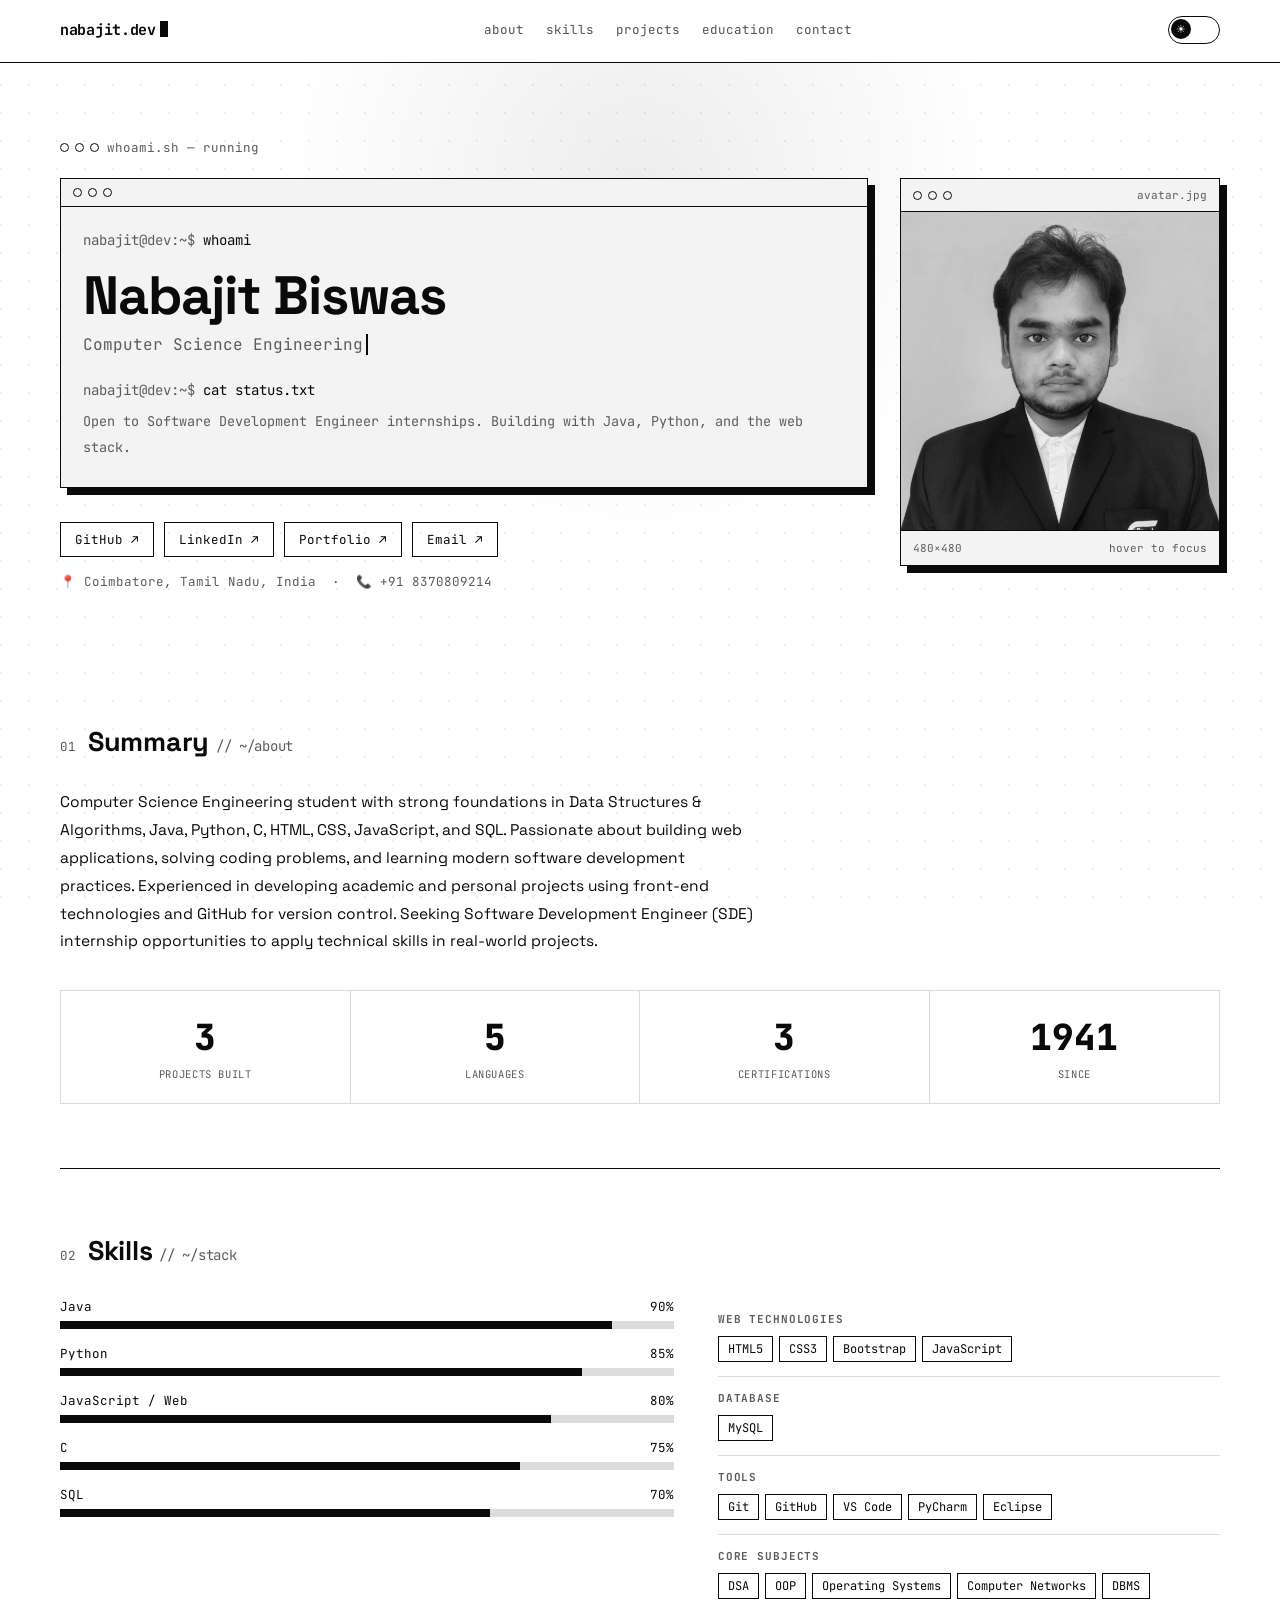
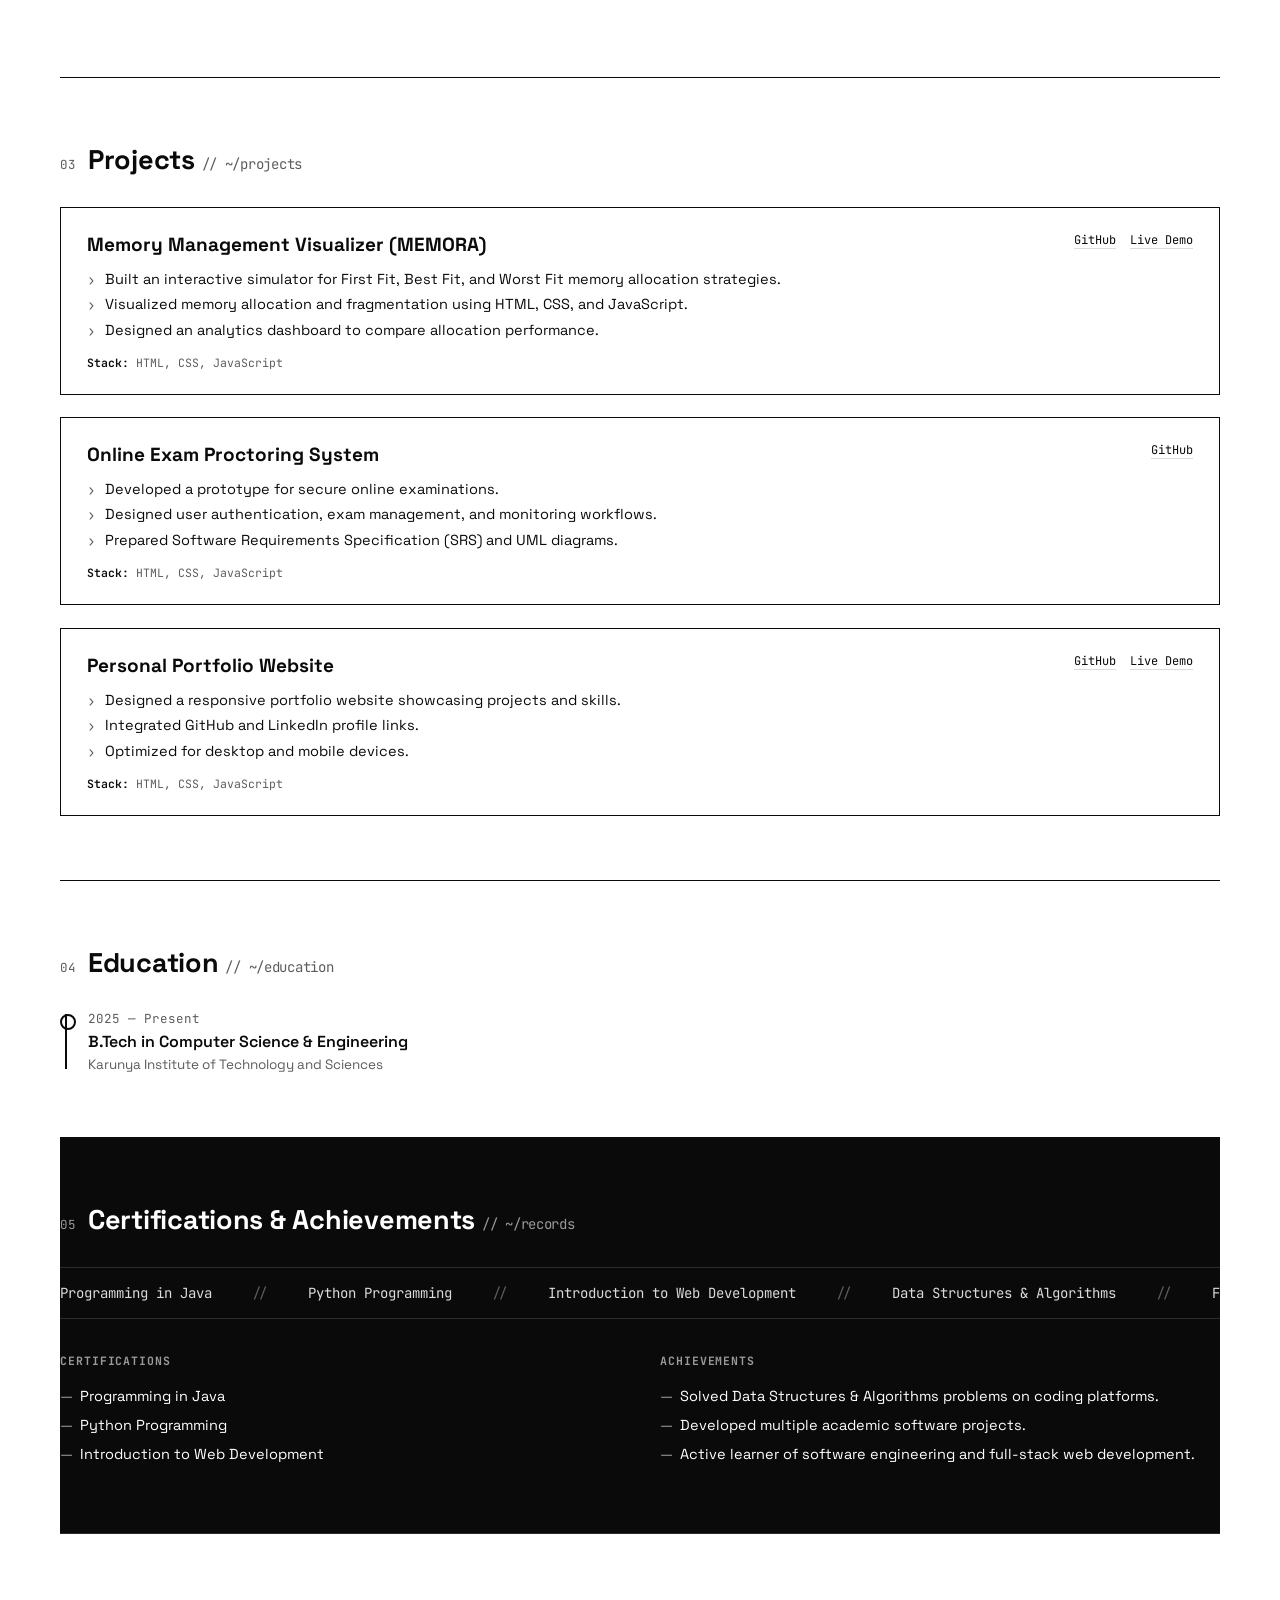
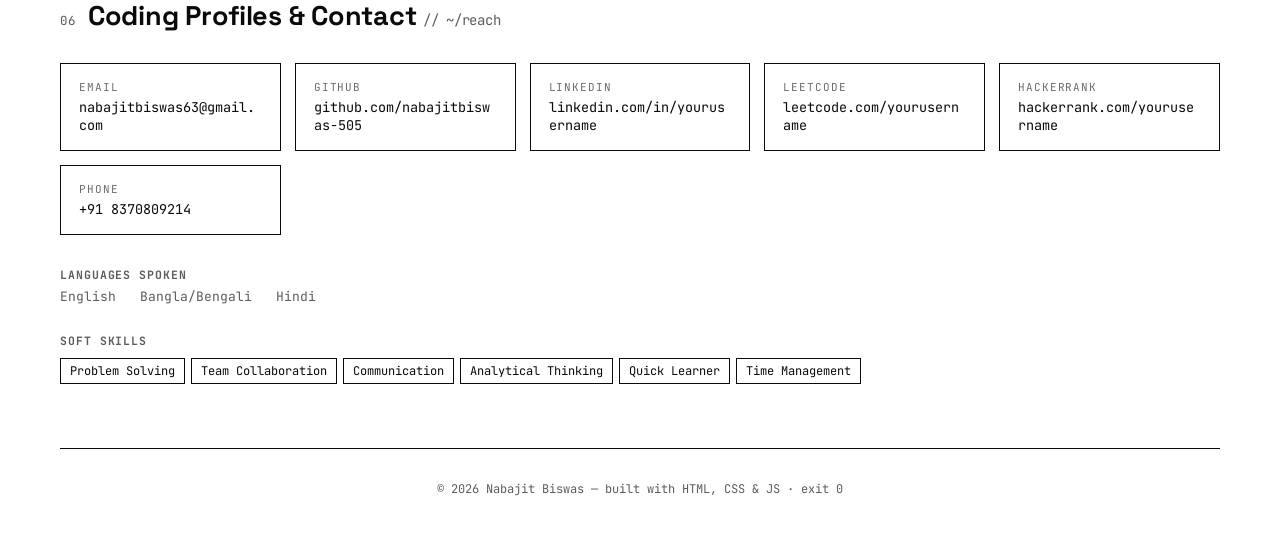
<file: index.html>
<!DOCTYPE html>
<html lang="en">
<head>
<meta charset="UTF-8">
<meta name="viewport" content="width=device-width, initial-scale=1.0">
<title>Nabajit Biswas — Software Developer</title>
<link rel="preconnect" href="https://fonts.googleapis.com">
<link href="https://fonts.googleapis.com/css2?family=JetBrains+Mono:wght@400;500;700;800&family=Space+Grotesk:wght@400;500;600;700&display=swap" rel="stylesheet">
<link rel="stylesheet" href="style.css">
</head>
<body data-theme="light">
<div id="dotgrid"></div>
<div id="spotlight"></div>

<header class="nav">
  <div class="nav-inner">
    <div class="brand">nabajit<span class="mono">.dev</span><span class="cursor"></span></div>
    <nav class="links">
      <a href="#about">about</a>
      <a href="#skills">skills</a>
      <a href="#projects">projects</a>
      <a href="#education">education</a>
      <a href="#contact">contact</a>
    </nav>
    <button class="toggle" id="themeToggle" aria-label="Toggle day and night theme">
      <div class="knob"><span id="knobIcon">☀</span></div>
    </button>
  </div>
  <div class="scroll-progress" id="scrollProgress"></div>
</header>

<main class="wrap">

  <!-- ===== 00 HERO ===== -->
  <section class="hero" id="about">
    <div class="eyebrow load-item" style="animation-delay:.05s;">
      <span class="dot-row"><span class="dot"></span><span class="dot"></span><span class="dot"></span></span>
      whoami.sh — running
    </div>

    <div class="hero-grid">
      <div>
        <div class="terminal load-item" style="animation-delay:.15s;">
          <div class="terminal-bar"><span></span><span></span><span></span></div>
          <div class="terminal-body">
            <div><span class="prompt">nabajit@dev:~$</span> <span class="out">whoami</span></div>
            <h1>Nabajit Biswas<span class="glitch-layer">Nabajit Biswas</span></h1>
            <div class="role"><span id="typedRole"></span></div>
            <div><span class="prompt">nabajit@dev:~$</span> <span class="out">cat status.txt</span></div>
            <div style="margin-top:6px; color:var(--muted); font-size:13.5px;">Open to Software Development Engineer internships. Building with Java, Python, and the web stack.</div>
          </div>
        </div>

        <div class="hero-links load-item" style="animation-delay:.3s;">
          <a class="pill" href="https://github.com/nabajitbiswas-505" target="_blank" rel="noopener"><span>GitHub ↗</span></a>
          <a class="pill" href="https://linkedin.com/in/nabajit-biswas-971abb389" target="_blank" rel="noopener"><span>LinkedIn ↗</span></a>
          <a class="pill" href="https://yourportfolio.com" target="_blank" rel="noopener"><span>Portfolio ↗</span></a>
          <a class="pill" href="mailto:nabajitbiswas63@gmail.com"><span>Email ↗</span></a>
        </div>
        <div class="location load-item" style="animation-delay:.4s;">📍 Coimbatore, Tamil Nadu, India &nbsp;·&nbsp; 📞 +91 8370809214</div>
      </div>

      <!-- Profile photo — replace the src below with your own image -->
      <div class="photo-card load-item" style="animation-delay:.2s;">
        <div class="photo-bar">
          <span class="photo-bar-dots"><span></span><span></span><span></span></span>
          <span class="photo-bar-label">avatar.jpg</span>
        </div>
        <div class="photo-frame">
          <img src="avatar.jpg" alt="Nabajit Biswas">
        </div>
        <div class="photo-caption"><span>480×480</span><span>hover to focus</span></div>
      </div>
    </div>
  </section>

  <!--ABOUT / SUMMARY + STATS -->
  <section class="portion reveal">
    <div class="sec-head">
      <span class="sec-num mono">01</span>
      <span class="sec-title">Summary <span class="path">// ~/about</span></span>
    </div>
    <p class="body-text">
      Computer Science Engineering student with strong foundations in Data Structures &amp; Algorithms, Java, Python, C, HTML, CSS, JavaScript, and SQL. Passionate about building web applications, solving coding problems, and learning modern software development practices. Experienced in developing academic and personal projects using front-end technologies and GitHub for version control. Seeking Software Development Engineer (SDE) internship opportunities to apply technical skills in real-world projects.
    </p>
    <div class="stat-row reveal-stagger">
      <div class="stat"><div class="num" data-count="3">0</div><div class="label">Projects Built</div></div>
      <div class="stat"><div class="num" data-count="5">0</div><div class="label">Languages</div></div>
      <div class="stat"><div class="num" data-count="3">0</div><div class="label">Certifications</div></div>
      <div class="stat"><div class="num" data-count="2025">0</div><div class="label">Since</div></div>
    </div>
  </section>

  <!-- ===== 02 SKILLS ===== -->
  <section class="portion reveal" id="skills">
    <div class="sec-head">
      <span class="sec-num mono">02</span>
      <span class="sec-title">Skills <span class="path">// ~/stack</span></span>
    </div>
    <div class="skills-layout">
      <div>
        <div class="bar-item">
          <div class="bar-top"><span>Java</span><span class="muted">90%</span></div>
          <div class="bar-track"><div class="bar-fill" data-fill="90"></div></div>
        </div>
        <div class="bar-item">
          <div class="bar-top"><span>Python</span><span class="muted">85%</span></div>
          <div class="bar-track"><div class="bar-fill" data-fill="85"></div></div>
        </div>
        <div class="bar-item">
          <div class="bar-top"><span>JavaScript / Web</span><span class="muted">80%</span></div>
          <div class="bar-track"><div class="bar-fill" data-fill="80"></div></div>
        </div>
        <div class="bar-item">
          <div class="bar-top"><span>C</span><span class="muted">75%</span></div>
          <div class="bar-track"><div class="bar-fill" data-fill="75"></div></div>
        </div>
        <div class="bar-item">
          <div class="bar-top"><span>SQL</span><span class="muted">70%</span></div>
          <div class="bar-track"><div class="bar-fill" data-fill="70"></div></div>
        </div>
      </div>
      <div>
        <div class="skill-cat">
          <h3>Web Technologies</h3>
          <div class="tag-list"><span class="tag">HTML5</span><span class="tag">CSS3</span><span class="tag">Bootstrap</span><span class="tag">JavaScript</span></div>
        </div>
        <div class="skill-cat">
          <h3>Database</h3>
          <div class="tag-list"><span class="tag">MySQL</span></div>
        </div>
        <div class="skill-cat">
          <h3>Tools</h3>
          <div class="tag-list"><span class="tag">Git</span><span class="tag">GitHub</span><span class="tag">VS Code</span><span class="tag">PyCharm</span><span class="tag">Eclipse</span></div>
        </div>
        <div class="skill-cat">
          <h3>Core Subjects</h3>
          <div class="tag-list">
            <span class="tag">DSA</span><span class="tag">OOP</span><span class="tag">Operating Systems</span><span class="tag">Computer Networks</span><span class="tag">DBMS</span>
          </div>
        </div>
      </div>
    </div>
  </section>

  <!-- ===== 03 PROJECTS ===== -->
  <section class="portion reveal" id="projects">
    <div class="sec-head">
      <span class="sec-num mono">03</span>
      <span class="sec-title">Projects <span class="path">// ~/projects</span></span>
    </div>

    <div class="project tilt">
      <div class="project-top">
        <div class="project-title">Memory Management Visualizer (MEMORA)</div>
        <div class="project-links">
          <a href="https://github.com/yourusername/memora" target="_blank" rel="noopener">GitHub</a>
          <a href="https://yourusername.github.io/memora" target="_blank" rel="noopener">Live Demo</a>
        </div>
      </div>
      <ul>
        <li>Built an interactive simulator for First Fit, Best Fit, and Worst Fit memory allocation strategies.</li>
        <li>Visualized memory allocation and fragmentation using HTML, CSS, and JavaScript.</li>
        <li>Designed an analytics dashboard to compare allocation performance.</li>
      </ul>
      <div class="stack"><b>Stack:</b> HTML, CSS, JavaScript</div>
    </div>

    <div class="project tilt">
      <div class="project-top">
        <div class="project-title">Online Exam Proctoring System</div>
        <div class="project-links"><a href="https://github.com/yourusername/online-exam-proctoring" target="_blank" rel="noopener">GitHub</a></div>
      </div>
      <ul>
        <li>Developed a prototype for secure online examinations.</li>
        <li>Designed user authentication, exam management, and monitoring workflows.</li>
        <li>Prepared Software Requirements Specification (SRS) and UML diagrams.</li>
      </ul>
      <div class="stack"><b>Stack:</b> HTML, CSS, JavaScript</div>
    </div>

    <div class="project tilt">
      <div class="project-top">
        <div class="project-title">Personal Portfolio Website</div>
        <div class="project-links">
          <a href="https://github.com/nabajitbiswas-505" target="_blank" rel="noopener">GitHub</a>
          <a href="https://nabajitbiswas-505.github.io/" target="_blank" rel="noopener">Live Demo</a>
        </div>
      </div>
      <ul>
        <li>Designed a responsive portfolio website showcasing projects and skills.</li>
        <li>Integrated GitHub and LinkedIn profile links.</li>
        <li>Optimized for desktop and mobile devices.</li>
      </ul>
      <div class="stack"><b>Stack:</b> HTML, CSS, JavaScript</div>
    </div>
  </section>
  <!-- ===== 04 EDUCATION ===== -->
  <section class="portion reveal" id="education">
    <div class="sec-head">
      <span class="sec-num mono">04</span>
      <span class="sec-title">Education <span class="path">// ~/education</span></span>
    </div>
    <div class="timeline">
      <div class="timeline-item">
        <div class="t-date">2025 — Present</div>
        <div class="t-title">B.Tech in Computer Science &amp; Engineering</div>
        <div class="t-sub">Karunya Institute of Technology and Sciences</div>
      </div>
    </div>
  </section>

  <!-- ===== 05 CERTS + ACHIEVEMENTS (inverted portion) ===== -->
  <section class="portion invert reveal">
    <div class="sec-head">
      <span class="sec-num mono">05</span>
      <span class="sec-title">Certifications &amp; Achievements <span class="path">// ~/records</span></span>
    </div>

    <div class="marquee">
      <div class="marquee-track">
        <span>Programming in Java</span><span>Python Programming</span><span>Introduction to Web Development</span>
        <span>Data Structures &amp; Algorithms</span><span>Full-Stack Web Development</span>
        <span>Programming in Java</span><span>Python Programming</span><span>Introduction to Web Development</span>
        <span>Data Structures &amp; Algorithms</span><span>Full-Stack Web Development</span>
      </div>
    </div>

    <div class="two-col">
      <div>
        <h3 class="mono muted-i" style="font-size:11.5px; text-transform:uppercase; letter-spacing:.08em; margin-bottom:14px;">Certifications</h3>
        <ul class="list-plain">
          <li>Programming in Java</li>
          <li>Python Programming</li>
          <li>Introduction to Web Development</li>
        </ul>
      </div>
      <div>
        <h3 class="mono muted-i" style="font-size:11.5px; text-transform:uppercase; letter-spacing:.08em; margin-bottom:14px;">Achievements</h3>
        <ul class="list-plain">
          <li>Solved Data Structures &amp; Algorithms problems on coding platforms.</li>
          <li>Developed multiple academic software projects.</li>
          <li>Active learner of software engineering and full-stack web development.</li>
        </ul>
      </div>
    </div>
  </section>

  <!-- ===== 06 CONTACT ===== -->
  <section class="portion reveal" id="contact">
    <div class="sec-head">
      <span class="sec-num mono">06</span>
      <span class="sec-title">Coding Profiles &amp; Contact <span class="path">// ~/reach</span></span>
    </div>
    <div class="contact-grid reveal-stagger">
      <a class="contact-card" href="mailto:nabajitbiswas63@gmail.com"><span class="k">Email</span><span class="v">nabajitbiswas63@gmail.com</span></a>
      <a class="contact-card" href="https://github.com/nabajitbiswas-505" target="_blank" rel="noopener"><span class="k">GitHub</span><span class="v">github.com/nabajitbiswas-505</span></a>
      <a class="contact-card" href="https://linkedin.com/in/yourusername" target="_blank" rel="noopener"><span class="k">LinkedIn</span><span class="v">linkedin.com/in/yourusername</span></a>
      <a class="contact-card" href="https://leetcode.com/yourusername" target="_blank" rel="noopener"><span class="k">LeetCode</span><span class="v">leetcode.com/yourusername</span></a>
      <a class="contact-card" href="https://www.hackerrank.com/yourusername" target="_blank" rel="noopener"><span class="k">HackerRank</span><span class="v">hackerrank.com/yourusername</span></a>
      <a class="contact-card" href="tel:+918370809214"><span class="k">Phone</span><span class="v">+91 8370809214</span></a>
    </div>

    <div style="margin-top:32px;">
      <h3 class="mono" style="font-size:11.5px; text-transform:uppercase; letter-spacing:.08em; color:var(--muted); margin-bottom:6px;">Languages Spoken</h3>
      <div class="lang-row"><span>English</span><span>Bangla/Bengali</span><span>Hindi</span></div>
    </div>
    <div style="margin-top:28px;">
      <h3 class="mono" style="font-size:11.5px; text-transform:uppercase; letter-spacing:.08em; color:var(--muted); margin-bottom:10px;">Soft Skills</h3>
      <div class="tag-list">
        <span class="tag">Problem Solving</span><span class="tag">Team Collaboration</span><span class="tag">Communication</span>
        <span class="tag">Analytical Thinking</span><span class="tag">Quick Learner</span><span class="tag">Time Management</span>
      </div>
    </div>
  </section>

</main>
<footer><p>© 2026 Nabajit Biswas — built with HTML, CSS &amp; JS · exit 0</p></footer>

<script src="script.js"></script>
</body>
</html>
</file>
<file: style.css>
:root{
    --bg:#ffffff; --fg:#0a0a0a; --muted:#5c5c5c;
    --line:#0a0a0a; --line-faint:#dcdcdc; --panel:#f3f3f3;
    --invert-bg:#0a0a0a; --invert-fg:#ffffff; --invert-muted:#9a9a9a; --invert-line-faint:#2c2c2c;
    --shadow:7px 7px 0 var(--fg);
    color-scheme:light;
  }
  [data-theme="dark"]{
    --bg:#0a0a0a; --fg:#f5f5f5; --muted:#9a9a9a;
    --line:#f5f5f5; --line-faint:#2c2c2c; --panel:#151515;
    --invert-bg:#f5f5f5; --invert-fg:#0a0a0a; --invert-muted:#5c5c5c; --invert-line-faint:#dcdcdc;
    --shadow:7px 7px 0 var(--fg);
    color-scheme:dark;
  }
  *{ box-sizing:border-box; margin:0; padding:0; }
  html{ scroll-behavior:smooth; }
  body{
    background:var(--bg); color:var(--fg); font-family:'Space Grotesk',sans-serif;
    transition:background .4s ease, color .4s ease; -webkit-font-smoothing:antialiased;
    overflow-x:hidden;
  }
  .mono{ font-family:'JetBrains Mono',monospace; }
  a{ color:inherit; }
  ::selection{ background:var(--fg); color:var(--bg); }
  @media (prefers-reduced-motion: reduce){
    *{ animation-duration:.01ms !important; transition-duration:.01ms !important; }
    html{ scroll-behavior:auto; }
  }

  .wrap{ max-width:1240px; margin:0 auto; padding:0 40px; position:relative; z-index:1; }

  /* dot-grid ambient bg, follows theme */
  #spotlight{
    position:fixed; inset:0; pointer-events:none; z-index:0;
    background:radial-gradient(600px circle at var(--mx,50%) var(--my,20%), rgba(127,127,127,.14), transparent 60%);
    transition:background .4s ease;
  }
  #dotgrid{
    position:fixed; inset:0; pointer-events:none; z-index:0;
    background-image:radial-gradient(circle at 1px 1px, var(--line-faint) 1px, transparent 1px);
    background-size:28px 28px; opacity:.5;
  }

  /* ---------- NAV ---------- */
  header.nav{
    position:sticky; top:0; z-index:50; background:var(--bg);
    border-bottom:1px solid var(--line); transition:background .4s ease, border-color .4s ease;
  }
  .nav-inner{ display:flex; align-items:center; justify-content:space-between; padding:16px 40px; max-width:1240px; margin:0 auto; }
  .brand{ font-family:'JetBrains Mono',monospace; font-weight:700; font-size:15px; letter-spacing:-.02em; }
  .brand .cursor{ display:inline-block; width:8px; height:16px; background:var(--fg); margin-left:4px; animation:blink 1.1s step-end infinite; vertical-align:-2px; }
  @keyframes blink{ 50%{ opacity:0; } }
  nav.links{ display:flex; gap:22px; font-family:'JetBrains Mono',monospace; font-size:12.5px; }
  nav.links a{ text-decoration:none; opacity:.7; position:relative; padding-bottom:2px; }
  nav.links a:hover{ opacity:1; }
  nav.links a::after{ content:""; position:absolute; left:0; bottom:-2px; width:0; height:1px; background:var(--fg); transition:width .2s ease; }
  nav.links a:hover::after{ width:100%; }
  .toggle{
    width:52px; height:28px; border:1.5px solid var(--line); border-radius:20px; position:relative;
    cursor:pointer; background:transparent; flex-shrink:0; transition:border-color .4s ease; overflow:hidden;
  }
  .toggle .knob{
    position:absolute; top:2px; left:2px; width:20px; height:20px; border-radius:50%; background:var(--fg);
    transition:transform .4s cubic-bezier(.65,0,.35,1), background .4s ease;
    display:flex; align-items:center; justify-content:center; font-size:11px; color:var(--bg);
  }
  [data-theme="dark"] .toggle .knob{ transform:translateX(24px) rotate(360deg); }
  .toggle:active .knob{ transform:scale(.86); }
  [data-theme="dark"] .toggle:active .knob{ transform:translateX(24px) scale(.86); }
  .scroll-progress{ height:2px; width:0%; background:var(--fg); transition:width .1s linear, background .4s ease; }

  /* ---------- REVEAL ---------- */
  .reveal{ opacity:0; transform:translateY(24px); transition:opacity .7s cubic-bezier(.2,.7,.2,1), transform .7s cubic-bezier(.2,.7,.2,1); }
  .reveal.in{ opacity:1; transform:translateY(0); }
  .reveal-stagger > *{ opacity:0; transform:translateY(18px); transition:opacity .55s ease, transform .55s ease; }
  .reveal-stagger.in > *{ opacity:1; transform:translateY(0); }
  .reveal-stagger.in > *:nth-child(1){ transition-delay:.03s; }
  .reveal-stagger.in > *:nth-child(2){ transition-delay:.1s; }
  .reveal-stagger.in > *:nth-child(3){ transition-delay:.17s; }
  .reveal-stagger.in > *:nth-child(4){ transition-delay:.24s; }
  .reveal-stagger.in > *:nth-child(5){ transition-delay:.31s; }
  .load-item{ opacity:0; transform:translateY(14px); animation:loadIn .6s cubic-bezier(.2,.7,.2,1) forwards; }
  @keyframes loadIn{ to{ opacity:1; transform:translateY(0); } }

  /* ================= HERO (Portion 00) ================= */
  section.hero{ padding:76px 0 60px; position:relative; }
  .eyebrow{ font-family:'JetBrains Mono',monospace; font-size:12.5px; color:var(--muted); display:flex; align-items:center; gap:8px; margin-bottom:22px; }
  .dot-row{ display:flex; gap:6px; }
  .dot{ width:9px; height:9px; border-radius:50%; border:1.5px solid var(--line); }

  .hero-grid{ display:grid; grid-template-columns:1fr 320px; gap:32px; align-items:start; }
  @media (max-width:900px){ .hero-grid{ grid-template-columns:1fr; } }

  /* photo card — same terminal-window aesthetic, holds the profile photo */
  .photo-card{ border:1.5px solid var(--line); background:var(--panel); box-shadow:var(--shadow); margin-bottom:34px; }
  .photo-bar{ display:flex; align-items:center; justify-content:space-between; padding:9px 12px; border-bottom:1.5px solid var(--line); }
  .photo-bar .photo-bar-dots{ display:flex; gap:6px; }
  .photo-bar .photo-bar-dots span{ width:9px; height:9px; border-radius:50%; border:1.5px solid var(--line); }
  .photo-bar .photo-bar-label{ font-family:'JetBrains Mono',monospace; font-size:11px; color:var(--muted); }
  .photo-frame{ aspect-ratio:1/1; overflow:hidden; position:relative; background:var(--line-faint); }
  .photo-frame img{ width:100%; height:100%; object-fit:cover; display:block; filter:grayscale(100%) contrast(1.05); transition:filter .35s ease; }
  .photo-frame:hover img{ filter:grayscale(0%) contrast(1); }
  .photo-caption{ padding:10px 12px; font-family:'JetBrains Mono',monospace; font-size:11px; color:var(--muted); border-top:1.5px solid var(--line); display:flex; justify-content:space-between; }
  @media (max-width:900px){ .photo-card{ max-width:320px; margin:0 auto 34px; } }

  .terminal{ border:1.5px solid var(--line); background:var(--panel); box-shadow:var(--shadow); margin-bottom:34px; }
  .terminal-bar{ display:flex; align-items:center; gap:6px; padding:9px 12px; border-bottom:1.5px solid var(--line); }
  .terminal-bar span{ width:9px; height:9px; border-radius:50%; border:1.5px solid var(--line); }
  .terminal-body{ padding:20px 22px 26px; font-family:'JetBrains Mono',monospace; font-size:14px; line-height:1.9; }
  .terminal-body .prompt{ color:var(--muted); }
  .terminal h1{
    font-family:'Space Grotesk',sans-serif; font-weight:700; font-size:clamp(32px,6vw,54px);
    line-height:1.05; letter-spacing:-.02em; margin:14px 0 6px; position:relative; display:inline-block;
  }
  .terminal h1 .glitch-layer{
    position:absolute; inset:0; opacity:0; mix-blend-mode:difference;
  }
  .terminal h1:hover .glitch-layer{ animation:glitch .35s steps(2,end) 2; opacity:1; }
  @keyframes glitch{
    0%{ transform:translate(0,0); clip-path:inset(0 0 80% 0); }
    25%{ transform:translate(-3px,1px); clip-path:inset(20% 0 50% 0); }
    50%{ transform:translate(3px,-1px); clip-path:inset(60% 0 10% 0); }
    75%{ transform:translate(-2px,0); clip-path:inset(40% 0 40% 0); }
    100%{ transform:translate(0,0); clip-path:inset(0 0 90% 0); opacity:0; }
  }
  #typedRole{ border-right:2px solid var(--fg); padding-right:3px; animation:caret 0.9s step-end infinite; }
  @keyframes caret{ 50%{ border-color:transparent; } }
  .role{ font-size:16px; color:var(--muted); margin-bottom:16px; min-height:22px; }
  .hero-links{ display:flex; flex-wrap:wrap; gap:10px; }
  .pill{
    font-family:'JetBrains Mono',monospace; font-size:12.5px; text-decoration:none; border:1.5px solid var(--line);
    padding:8px 14px; display:inline-flex; align-items:center; gap:6px; position:relative; overflow:hidden;
  }
  .pill span{ position:relative; z-index:1; transition:color .3s ease; }
  .pill::before{
    content:""; position:absolute; inset:0; background:var(--fg); transform:translateY(101%);
    transition:transform .28s cubic-bezier(.65,0,.35,1); z-index:0;
  }
  .pill:hover::before{ transform:translateY(0); }
  .pill:hover span{ color:var(--bg); }
  .location{ font-family:'JetBrains Mono',monospace; font-size:12.5px; color:var(--muted); margin-top:16px; }

  /* ================= PORTION SHELL ================= */
  .portion{ padding:64px 0; border-bottom:1px solid var(--line); position:relative; }
  .portion.invert{
    background:var(--invert-bg); color:var(--invert-fg); border-color:var(--invert-line-faint);
    transition:background .4s ease, color .4s ease;
  }
  .portion.invert .muted-i{ color:var(--invert-muted); }
  .sec-head{ display:flex; align-items:baseline; gap:12px; margin-bottom:30px; }
  .sec-num{ font-family:'JetBrains Mono',monospace; font-size:12.5px; color:var(--muted); }
  .portion.invert .sec-num{ color:var(--invert-muted); }
  .sec-title{ font-family:'Space Grotesk',sans-serif; font-weight:700; font-size:27px; letter-spacing:-.01em; }
  .sec-title .path{ font-family:'JetBrains Mono',monospace; font-weight:400; font-size:14px; color:var(--muted); }
  .portion.invert .sec-title .path{ color:var(--invert-muted); }
  p.body-text{ font-size:15.5px; line-height:1.8; max-width:70ch; }

  /* ================= 01 ABOUT + STATS ================= */
  .stat-row{ display:grid; grid-template-columns:repeat(4,1fr); gap:0; border:1px solid var(--line-faint); margin-top:34px; }
  .stat{ padding:22px 18px; text-align:center; border-right:1px solid var(--line-faint); }
  .stat:last-child{ border-right:none; }
  .stat .num{ font-family:'JetBrains Mono',monospace; font-weight:800; font-size:clamp(26px,4vw,36px); }
  .stat .label{ font-family:'JetBrains Mono',monospace; font-size:10.5px; text-transform:uppercase; letter-spacing:.06em; color:var(--muted); margin-top:6px; }
  @media (max-width:640px){ .stat-row{ grid-template-columns:repeat(2,1fr); } .stat:nth-child(2){ border-right:none; } }

  /* ================= 02 SKILLS (bars + tags) ================= */
  .skills-layout{ display:grid; grid-template-columns:1.1fr .9fr; gap:44px; }
  @media (max-width:720px){ .skills-layout{ grid-template-columns:1fr; } }
  .bar-item{ margin-bottom:16px; }
  .bar-top{ display:flex; justify-content:space-between; font-family:'JetBrains Mono',monospace; font-size:12.5px; margin-bottom:6px; }
  .bar-track{ height:8px; background:var(--line-faint); position:relative; overflow:hidden; }
  .bar-fill{ position:absolute; inset:0; width:0%; background:var(--fg); transition:width 1.1s cubic-bezier(.16,1,.3,1); }
  .skill-cat{ padding:14px 0; border-top:1px solid var(--line-faint); }
  .skill-cat:first-child{ border-top:none; }
  .skill-cat h3{ font-family:'JetBrains Mono',monospace; font-size:11px; text-transform:uppercase; letter-spacing:.08em; color:var(--muted); margin-bottom:10px; }
  .tag-list{ display:flex; flex-wrap:wrap; gap:6px; }
  .tag{
    font-family:'JetBrains Mono',monospace; font-size:12px; padding:4px 9px; border:1px solid var(--line);
    background:transparent; transition:background .18s ease,color .18s ease,transform .18s ease;
  }
  .tag:hover{ background:var(--fg); color:var(--bg); transform:translateY(-2px); }

  /* ================= 03 PROJECTS (tilt cards) ================= */
  .project{
    border:1.5px solid var(--line); padding:24px 26px; margin-bottom:22px; will-change:transform;
    transition:box-shadow .25s ease, transform .1s ease; transform-style:preserve-3d;
  }
  .project:last-child{ margin-bottom:0; }
  .project-top{ display:flex; justify-content:space-between; align-items:flex-start; gap:16px; flex-wrap:wrap; margin-bottom:10px; }
  .project-title{ font-family:'Space Grotesk',sans-serif; font-weight:700; font-size:19px; }
  .project-links{ display:flex; gap:14px; font-family:'JetBrains Mono',monospace; font-size:12px; }
  .project-links a{ text-decoration:none; border-bottom:1px solid var(--line-faint); }
  .project-links a:hover{ border-color:var(--fg); }
  .project ul{ list-style:none; margin:10px 0 12px; }
  .project li{ font-size:14.5px; line-height:1.75; position:relative; padding-left:18px; }
  .project li::before{ content:"›"; position:absolute; left:0; color:var(--muted); font-family:'JetBrains Mono',monospace; }
  .stack{ font-family:'JetBrains Mono',monospace; font-size:11.5px; color:var(--muted); }
  .stack b{ color:var(--fg); font-weight:600; }

  /* ================= 04 EDUCATION (drawn timeline) ================= */
  .timeline{ position:relative; padding-left:28px; }
  .timeline::before{
    content:""; position:absolute; left:5px; top:4px; bottom:4px; width:2px; background:var(--line-faint);
  }
  .timeline::after{
    content:""; position:absolute; left:5px; top:4px; width:2px; height:0; background:var(--fg);
    transition:height 1s cubic-bezier(.16,1,.3,1);
  }
  .timeline.in::after{ height:calc(100% - 8px); }
  .timeline-item{ position:relative; padding-bottom:26px; }
  .timeline-item:last-child{ padding-bottom:0; }
  .timeline-item::before{
    content:""; position:absolute; left:-28px; top:4px; width:12px; height:12px; border-radius:50%;
    background:var(--bg); border:2px solid var(--line);
  }
  .t-date{ font-family:'JetBrains Mono',monospace; font-size:12.5px; color:var(--muted); margin-bottom:4px; }
  .t-title{ font-weight:600; font-size:16px; margin-bottom:4px; }
  .t-sub{ font-size:13.5px; color:var(--muted); }

  /* ================= 05 CERTS/ACHIEVEMENTS (marquee) ================= */
  .marquee{ overflow:hidden; border-top:1px solid var(--invert-line-faint); border-bottom:1px solid var(--invert-line-faint); padding:16px 0; margin:8px 0 34px; }
  .marquee-track{ display:flex; width:max-content; gap:40px; animation:scrollLeft 22s linear infinite; }
  .marquee:hover .marquee-track{ animation-play-state:paused; }
  .marquee-track span{ font-family:'JetBrains Mono',monospace; font-size:14px; white-space:nowrap; opacity:.85; }
  .marquee-track span::after{ content:"//"; margin-left:40px; opacity:.4; }
  @keyframes scrollLeft{ from{ transform:translateX(0); } to{ transform:translateX(-50%); } }
  .two-col{ display:grid; grid-template-columns:1fr 1fr; gap:40px; }
  @media (max-width:640px){ .two-col{ grid-template-columns:1fr; gap:32px; } }
  .list-plain{ list-style:none; }
  .list-plain li{ font-size:14.5px; line-height:2; padding-left:20px; position:relative; }
  .list-plain li::before{ content:"—"; position:absolute; left:0; color:var(--muted); }
  .portion.invert .list-plain li::before{ color:var(--invert-muted); }

  /* ================= 06 CONTACT ================= */
  .contact-grid{ display:grid; grid-template-columns:repeat(auto-fit,minmax(200px,1fr)); gap:14px; }
  .contact-card{
    border:1.5px solid var(--line); padding:16px 18px; text-decoration:none; display:flex; flex-direction:column;
    gap:4px; position:relative; overflow:hidden;
  }
  .contact-card span{ position:relative; z-index:1; transition:color .3s ease; }
  .contact-card::before{
    content:""; position:absolute; inset:0; background:var(--fg); transform:translateY(101%);
    transition:transform .28s cubic-bezier(.65,0,.35,1); z-index:0;
  }
  .contact-card:hover::before{ transform:translateY(0); }
  .contact-card:hover span{ color:var(--bg); }
  .contact-card .k{ font-family:'JetBrains Mono',monospace; font-size:11px; text-transform:uppercase; letter-spacing:.08em; opacity:.6; }
  .contact-card .v{ font-family:'JetBrains Mono',monospace; font-size:13.5px; word-break:break-word; }
  .lang-row{ display:flex; gap:24px; flex-wrap:wrap; margin-top:6px; }
  .lang-row span{ font-family:'JetBrains Mono',monospace; font-size:13px; color:var(--muted); }

  footer{ padding:32px 0 48px; text-align:center; }
  footer p{ font-family:'JetBrains Mono',monospace; font-size:12px; color:var(--muted); }

  @media (max-width:600px){
    .nav-inner{ padding:14px 18px; }
    nav.links{ display:none; }
    section.hero{ padding:48px 0 40px; }
    .terminal-body{ padding:16px 16px 20px; font-size:12.5px; }
    .portion{ padding:44px 0; }
  }
</file>
